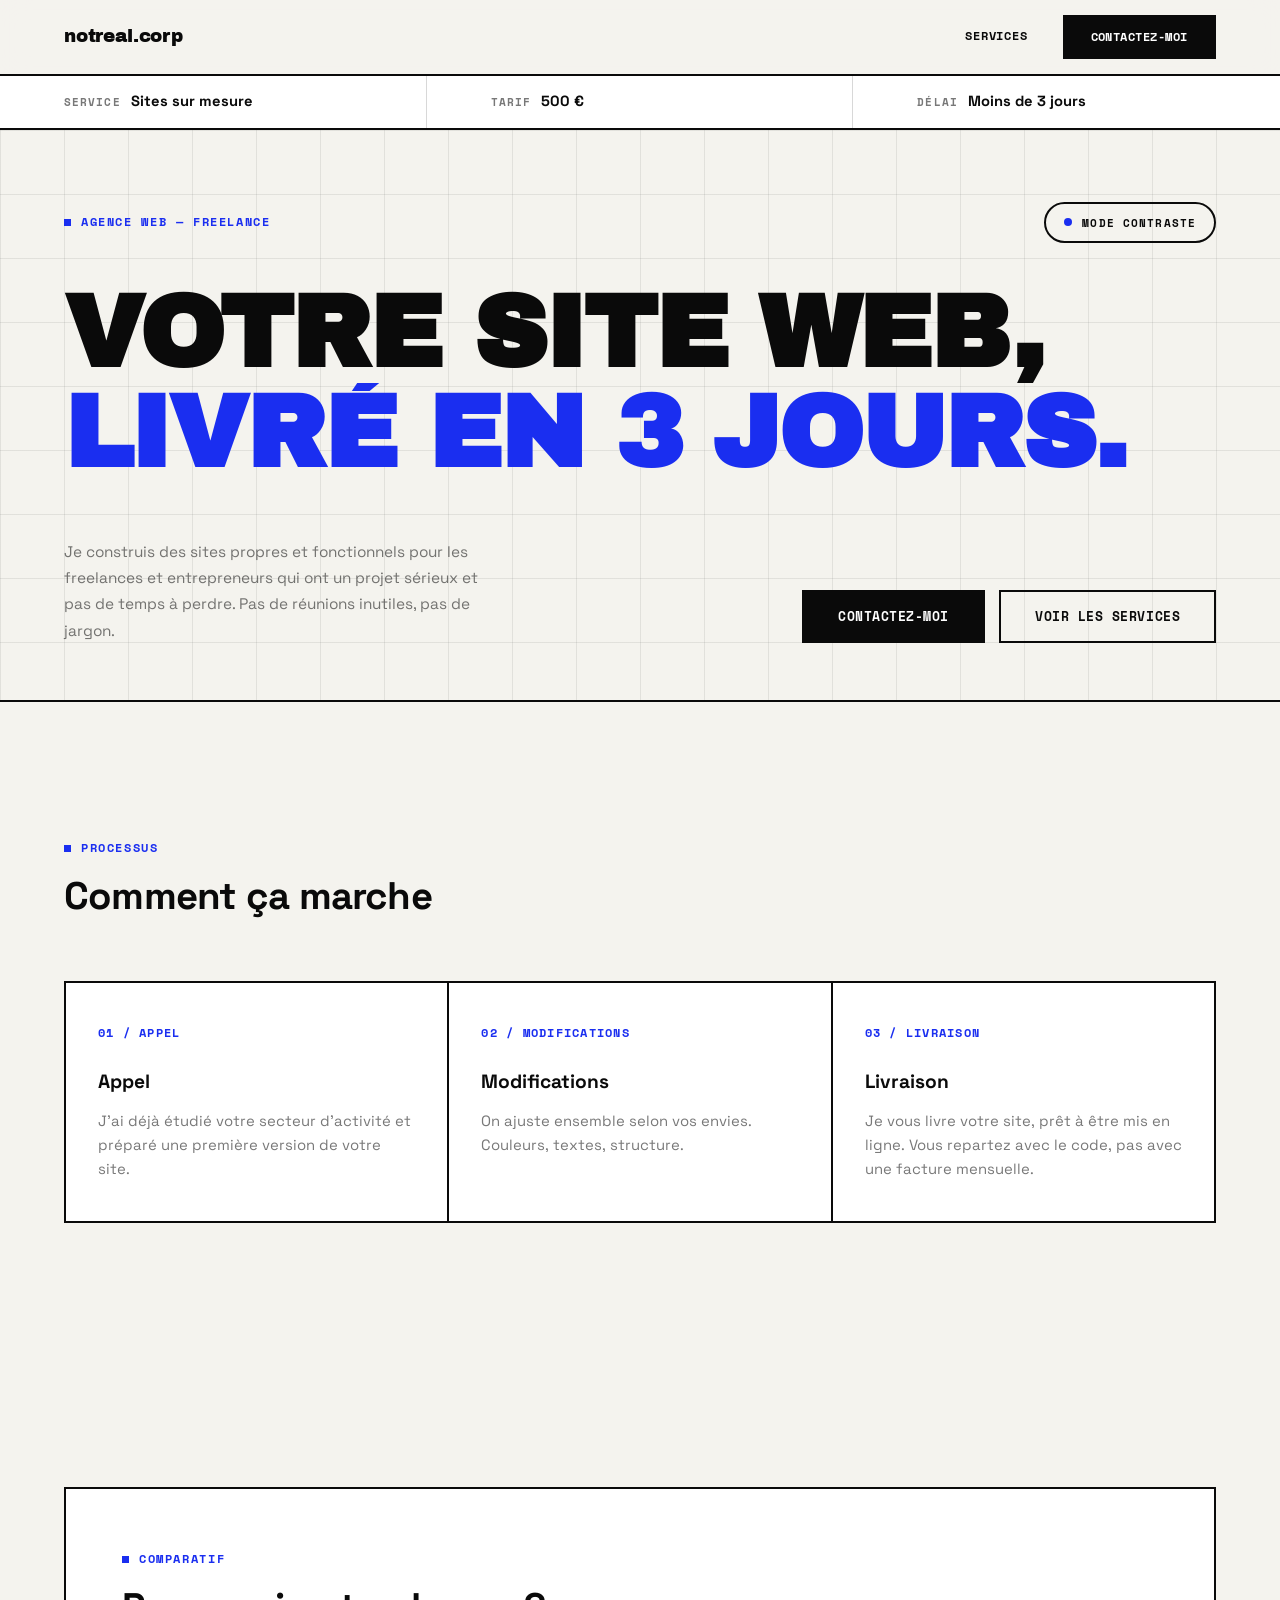
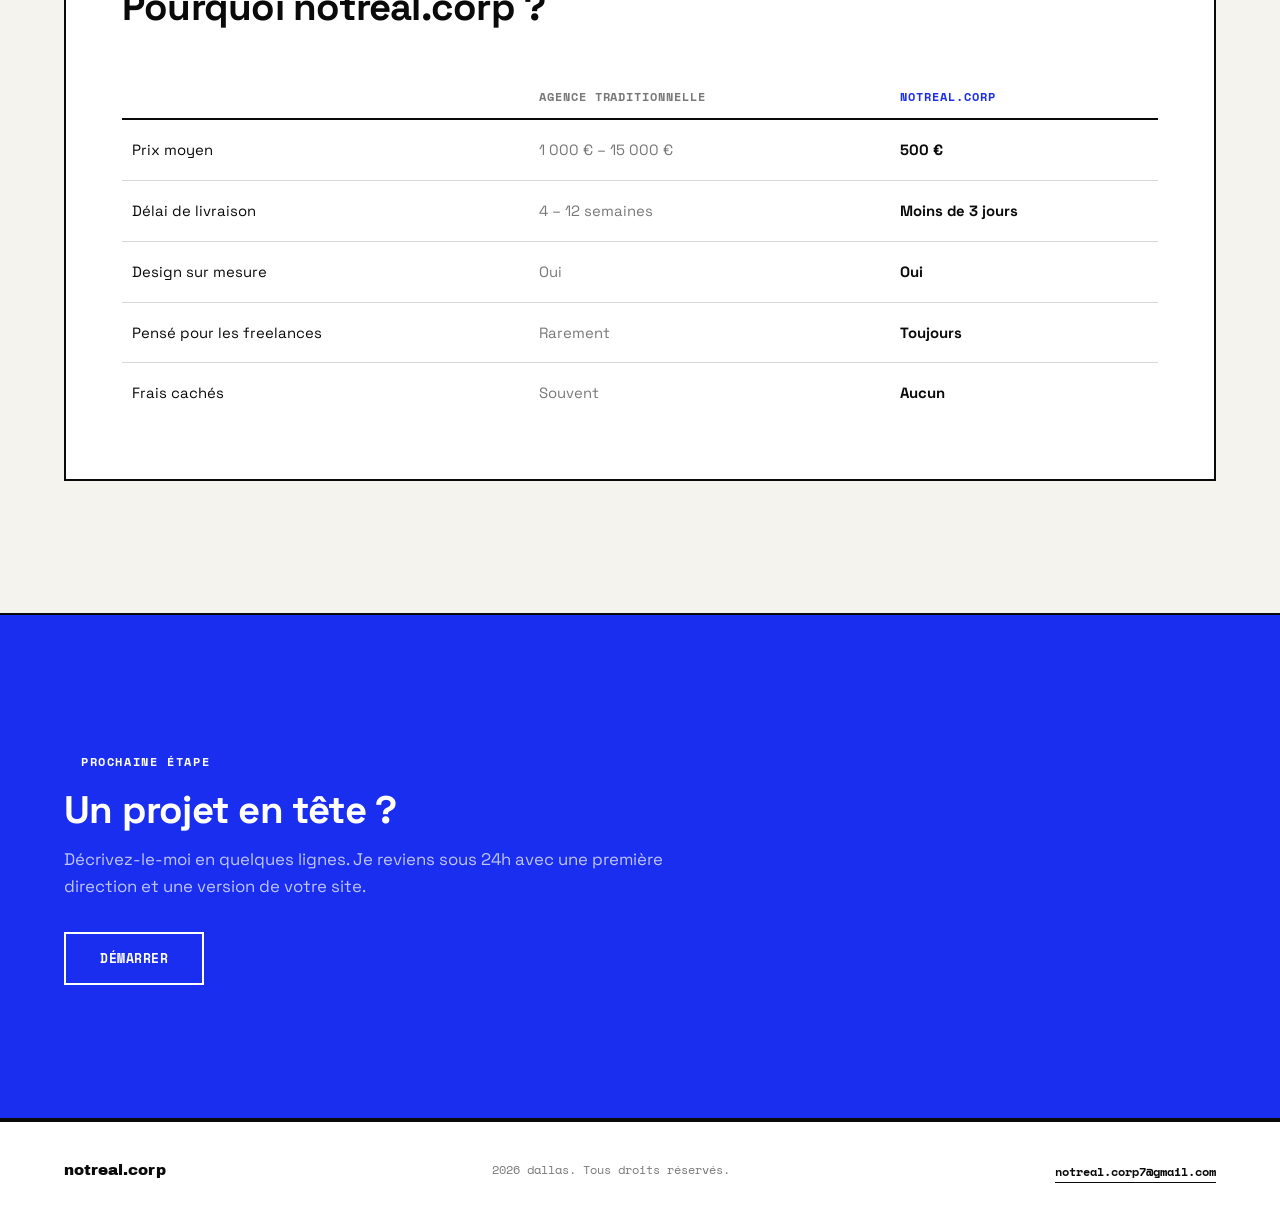
<file: index.html>
<!DOCTYPE html>
<html lang="fr">
<head>
  <meta charset="UTF-8" />
  <meta name="viewport" content="width=device-width, initial-scale=1.0" />
  <meta name="description" content="notreal.corp — Sites web sur mesure pour freelances et entrepreneurs. 500 €, livré en moins de 3 jours." />
  <title>notreal.corp — Site en 3 jours</title>

  <!-- No favicon -->
  <link rel="icon" href="data:," />

  <!-- Open Graph / Facebook / WhatsApp -->
  <meta property="og:type" content="website" />
  <meta property="og:title" content="notreal.corp — Votre site web, livré en 3 jours" />
  <meta property="og:description" content="Sites web sur mesure pour freelances et entrepreneurs. 500 €, livré en moins de 3 jours." />
  <meta property="og:image" content="https://notrealcorp.github.io/og-image.png" />
  <meta property="og:image:width" content="1200" />
  <meta property="og:image:height" content="630" />
  <meta property="og:url" content="https://notrealcorp.github.io/" />

  <!-- Twitter -->
  <meta name="twitter:card" content="summary_large_image" />
  <meta name="twitter:title" content="notreal.corp — Votre site web, livré en 3 jours" />
  <meta name="twitter:description" content="Sites web sur mesure pour freelances et entrepreneurs. 500 €, livré en moins de 3 jours." />
  <meta name="twitter:image" content="https://notrealcorp.github.io/twitter-image.png" />

  <link rel="stylesheet" href="styles.css" />
</head>
<body>

  <!-- LOADER -->
  <div class="loader">
    <div class="loader-mark">notreal.corp</div>
    <div class="loader-track"><div class="loader-fill"></div></div>
    <div class="loader-count">0%</div>
  </div>

  <!-- NAV -->
  <nav class="nav" aria-label="Navigation principale">
    <div class="nav-inner">
      <a href="./" class="nav-logo">notreal.corp</a>

      <div class="nav-links">
        <a href="services.html">Services</a>
        <a href="contact.html" class="btn btn-primary"><span>Contactez-moi</span></a>
      </div>

      <button class="nav-hamburger" aria-label="Menu" aria-expanded="false">
        <span></span>
        <span></span>
        <span></span>
      </button>
    </div>
  </nav>

  <div class="nav-mobile" aria-label="Menu mobile">
    <a href="./">Accueil</a>
    <a href="services.html">Services</a>
    <a href="contact.html">Contact</a>
  </div>

  <!-- SPEC STRIP -->
  <div class="spec-strip">
    <div class="spec-grid">
      <div class="spec-cell">
        <span class="spec-label">Service</span>
        <span class="spec-value">Sites sur mesure</span>
      </div>
      <div class="spec-cell">
        <span class="spec-label">Tarif</span>
        <span class="spec-value">500 €</span>
      </div>
      <div class="spec-cell">
        <span class="spec-label">Délai</span>
        <span class="spec-value">Moins de 3 jours</span>
      </div>
    </div>
  </div>

  <main class="page-fade">

    <!-- HERO -->
    <section class="hero">
      <div class="hero-grid-lines" aria-hidden="true"></div>
      <div class="container">

        <div class="hero-top">
          <span class="eyebrow">Agence web — freelance</span>
          <button class="polarity-btn" type="button">
            <span>Mode contraste</span>
          </button>
        </div>

        <div class="hero-headline">
          <h1 class="h-display">
            <span class="line"><span>Votre site web,</span></span>
            <span class="line"><span class="accent">livré en 3 jours.</span></span>
          </h1>
        </div>

        <div class="hero-bottom">
          <p class="hero-sub">
            Je construis des sites propres et fonctionnels pour les freelances et entrepreneurs
            qui ont un projet sérieux et pas de temps à perdre. Pas de réunions inutiles, pas de jargon.
          </p>

          <div class="hero-actions">
            <span class="magnetic"><a href="contact.html" class="btn btn-primary btn-lg"><span>Contactez-moi</span></a></span>
            <span class="magnetic"><a href="services.html" class="btn btn-outline btn-lg"><span>Voir les services</span></a></span>
          </div>
        </div>

      </div>
    </section>

    <!-- STEPS -->
    <section>
      <div class="container">
        <div class="steps-header reveal">
          <span class="eyebrow">Processus</span>
          <h2 style="margin-top:16px;">Comment ça marche</h2>
        </div>

        <div class="steps-grid">
          <div class="step reveal">
            <div class="step-number">01 / APPEL</div>
            <div class="step-title">Appel</div>
            <p class="step-desc">
              J'ai déjà étudié votre secteur d'activité et préparé une première
              version de votre site.
            </p>
          </div>

          <div class="step reveal reveal-d1">
            <div class="step-number">02 / MODIFICATIONS</div>
            <div class="step-title">Modifications</div>
            <p class="step-desc">
              On ajuste ensemble selon vos envies. Couleurs, textes, structure.
            </p>
          </div>

          <div class="step reveal reveal-d2">
            <div class="step-number">03 / LIVRAISON</div>
            <div class="step-title">Livraison</div>
            <p class="step-desc">
              Je vous livre votre site, prêt à être mis en ligne.
              Vous repartez avec le code, pas avec une facture mensuelle.
            </p>
          </div>
        </div>
      </div>
    </section>

    <!-- COMPARE -->
    <section>
      <div class="container">
        <div class="compare-wrap reveal">
          <div class="compare-header">
            <span class="eyebrow">Comparatif</span>
            <h2 style="margin-top:16px;">Pourquoi notreal.corp ?</h2>
          </div>

          <table class="compare-table" aria-label="Comparaison notreal.corp vs agence traditionnelle">
            <thead>
              <tr>
                <th scope="col"></th>
                <th scope="col">Agence traditionnelle</th>
                <th scope="col">notreal.corp</th>
              </tr>
            </thead>
            <tbody>
              <tr>
                <td>Prix moyen</td>
                <td>1 000 € – 15 000 €</td>
                <td>500 €</td>
              </tr>
              <tr>
                <td>Délai de livraison</td>
                <td>4 – 12 semaines</td>
                <td>Moins de 3 jours</td>
              </tr>
              <tr>
                <td>Design sur mesure</td>
                <td>Oui</td>
                <td>Oui</td>
              </tr>
              <tr>
                <td>Pensé pour les freelances</td>
                <td>Rarement</td>
                <td>Toujours</td>
              </tr>
              <tr>
                <td>Frais cachés</td>
                <td>Souvent</td>
                <td>Aucun</td>
              </tr>
            </tbody>
          </table>
        </div>
      </div>
    </section>

    <!-- CTA FINAL -->
    <section class="cta-final">
      <div class="container">
        <div class="reveal" style="max-width:640px;">
          <span class="eyebrow" style="color:#fff;">Prochaine étape</span>
          <h2 style="margin-top:16px;">Un projet en tête ?</h2>
          <p style="margin-top:16px;font-size:1.05rem;">
            Décrivez-le-moi en quelques lignes. Je reviens sous 24h avec une première
            direction et une version de votre site.
          </p>
          <span class="magnetic" style="display:inline-block;margin-top:32px;">
            <a href="contact.html" class="btn btn-on-blue btn-lg"><span>Démarrer</span></a>
          </span>
        </div>
      </div>
    </section>

  </main>

  <!-- FOOTER -->
  <footer>
    <div class="container">
      <div class="footer-inner">
        <span class="footer-logo">notreal.corp</span>
        <p class="footer-copy">2026 dallas. Tous droits réservés.</p>
        <div class="footer-email">
          <a href="mailto:notreal.corp7@gmail.com">notreal.corp7@gmail.com</a>
        </div>
      </div>
    </div>
  </footer>

  <script src="main.js"></script>
</body>
</html>
</file>
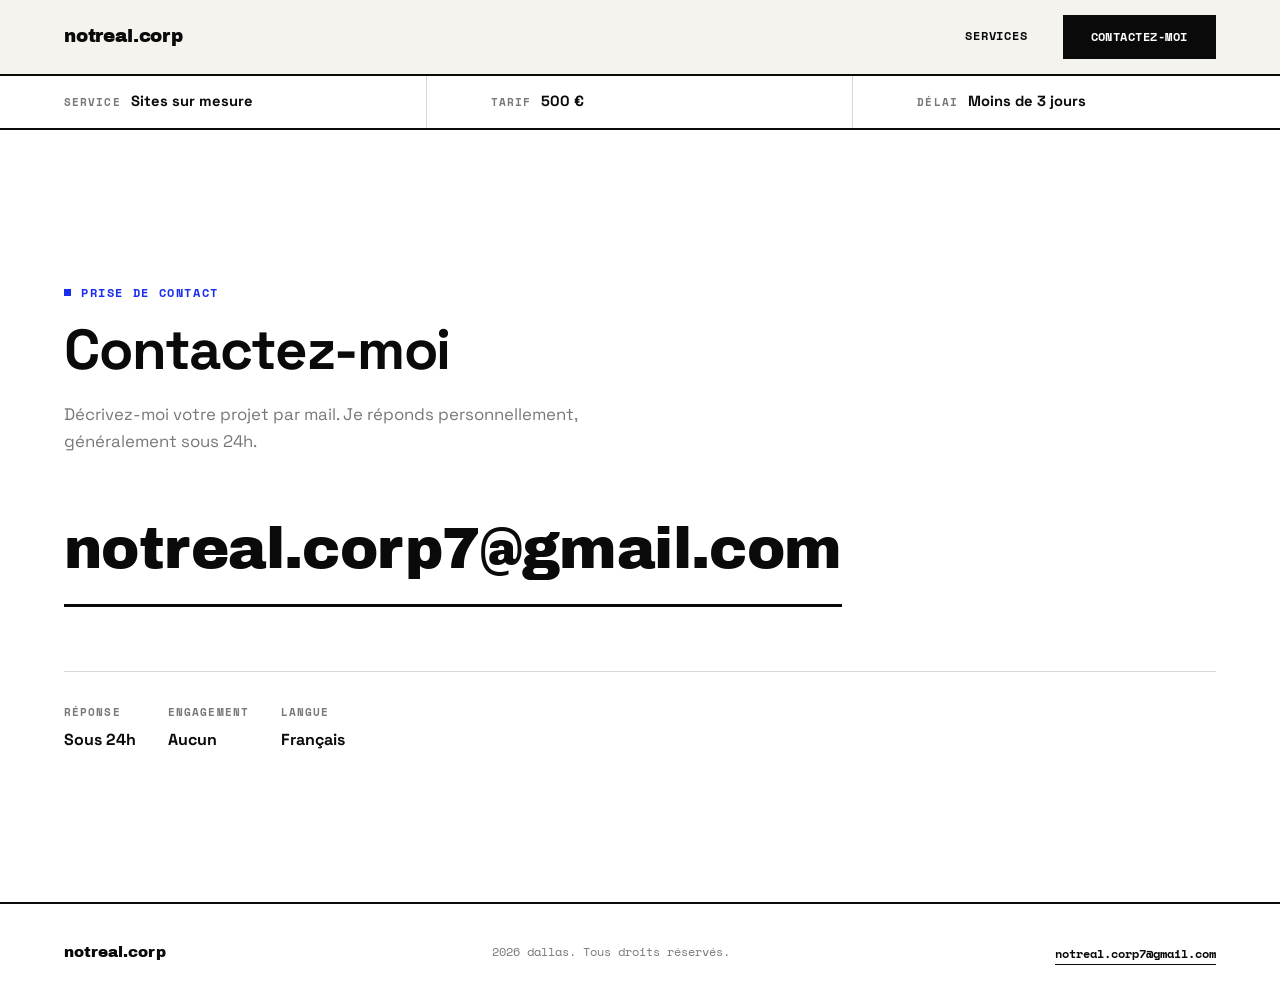
<file: contact.html>
<!DOCTYPE html>
<html lang="fr">
<head>
  <meta charset="UTF-8" />
  <meta name="viewport" content="width=device-width, initial-scale=1.0" />
  <meta name="description" content="notreal.corp — Contactez-moi pour discuter de votre projet. Je reviens sous 24h." />
  <title>Contact — notreal.corp</title>

  <!-- No favicon -->
  <link rel="icon" href="data:," />

  <!-- Open Graph / Facebook / WhatsApp -->
  <meta property="og:type" content="website" />
  <meta property="og:title" content="Contact — notreal.corp" />
  <meta property="og:description" content="Contactez-moi pour discuter de votre projet. Je reviens sous 24h." />
  <meta property="og:image" content="https://notrealcorp.github.io/og-image.png" />
  <meta property="og:image:width" content="1200" />
  <meta property="og:image:height" content="630" />
  <meta property="og:url" content="https://notrealcorp.github.io/contact.html" />

  <!-- Twitter -->
  <meta name="twitter:card" content="summary_large_image" />
  <meta name="twitter:title" content="Contact — notreal.corp" />
  <meta name="twitter:description" content="Contactez-moi pour discuter de votre projet. Je reviens sous 24h." />
  <meta name="twitter:image" content="https://notrealcorp.github.io/twitter-image.png" />

  <link rel="stylesheet" href="styles.css" />
</head>
<body class="revealed">

  <!-- NAV -->
  <nav class="nav" aria-label="Navigation principale">
    <div class="nav-inner">
      <a href="./" class="nav-logo">notreal.corp</a>

      <div class="nav-links">
        <a href="services.html">Services</a>
        <a href="contact.html" class="btn btn-primary"><span>Contactez-moi</span></a>
      </div>

      <button class="nav-hamburger" aria-label="Menu" aria-expanded="false">
        <span></span>
        <span></span>
        <span></span>
      </button>
    </div>
  </nav>

  <div class="nav-mobile" aria-label="Menu mobile">
    <a href="./">Accueil</a>
    <a href="services.html">Services</a>
    <a href="contact.html">Contact</a>
  </div>

  <!-- SPEC STRIP -->
  <div class="spec-strip">
    <div class="spec-grid">
      <div class="spec-cell">
        <span class="spec-label">Service</span>
        <span class="spec-value">Sites sur mesure</span>
      </div>
      <div class="spec-cell">
        <span class="spec-label">Tarif</span>
        <span class="spec-value">500 €</span>
      </div>
      <div class="spec-cell">
        <span class="spec-label">Délai</span>
        <span class="spec-value">Moins de 3 jours</span>
      </div>
    </div>
  </div>

  <main>
    <section class="contact-simple">
      <div class="container">
        <span class="eyebrow reveal">Prise de contact</span>
        <h1 class="reveal reveal-d1" style="margin-top:16px;">Contactez-moi</h1>
        <p class="reveal reveal-d2">
          Décrivez-moi votre projet par mail. Je réponds personnellement, généralement sous 24h.
        </p>

        <a href="mailto:notreal.corp7@gmail.com" class="contact-email-link reveal reveal-d3">
          notreal.corp7@gmail.com
        </a>

        <div class="contact-meta reveal reveal-d3">
          <div class="contact-meta-item">
            <span class="spec-label">Réponse</span>
            <span class="spec-value">Sous 24h</span>
          </div>
          <div class="contact-meta-item">
            <span class="spec-label">Engagement</span>
            <span class="spec-value">Aucun</span>
          </div>
          <div class="contact-meta-item">
            <span class="spec-label">Langue</span>
            <span class="spec-value">Français</span>
          </div>
        </div>
      </div>
    </section>
  </main>

  <!-- FOOTER -->
  <footer>
    <div class="container">
      <div class="footer-inner">
        <span class="footer-logo">notreal.corp</span>
        <p class="footer-copy">2026 dallas. Tous droits réservés.</p>
        <div class="footer-email">
          <a href="mailto:notreal.corp7@gmail.com">notreal.corp7@gmail.com</a>
        </div>
      </div>
    </div>
  </footer>

  <script src="main.js"></script>
</body>
</html>
</file>
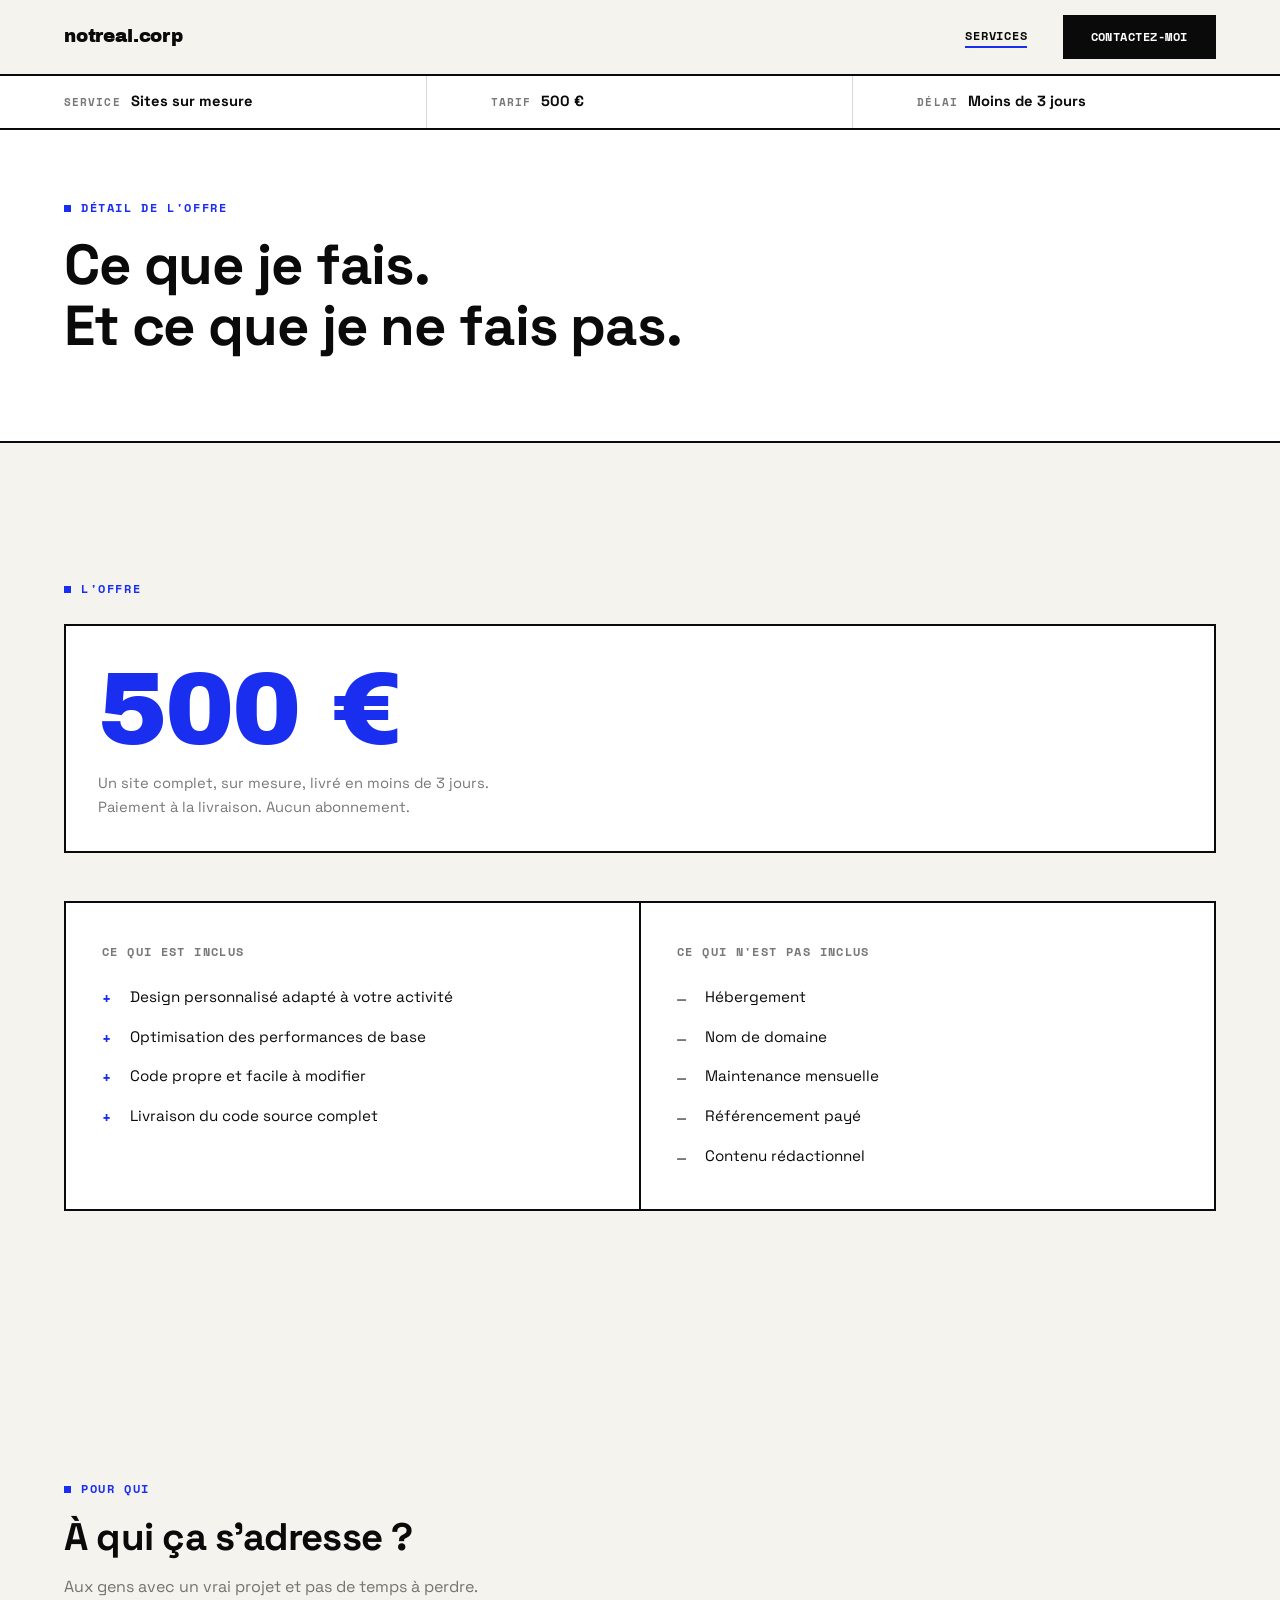
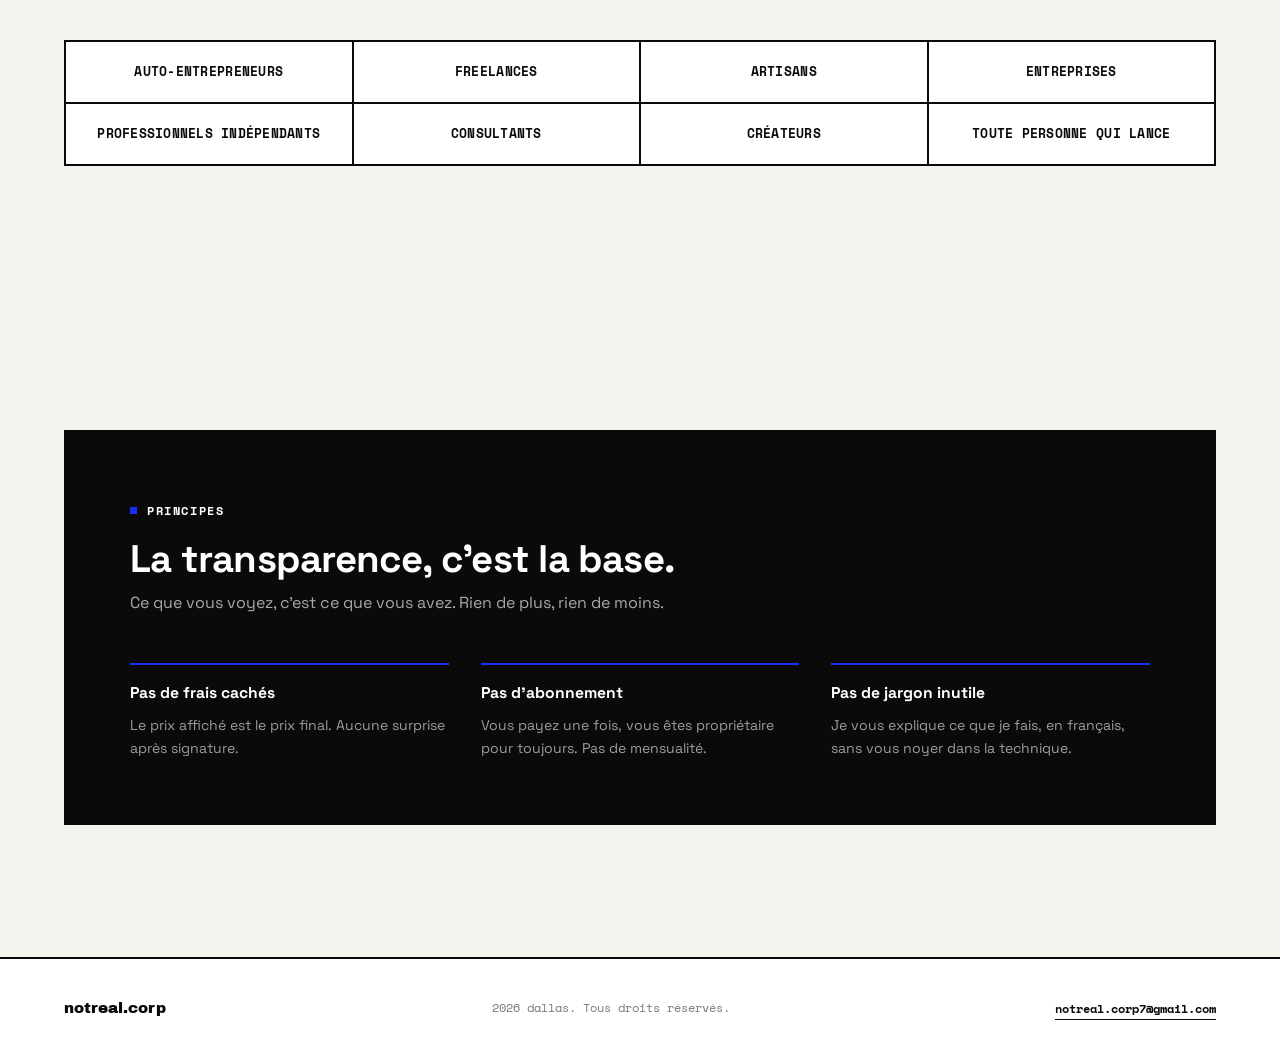
<file: services.html>
<!DOCTYPE html>
<html lang="fr">
<head>
  <meta charset="UTF-8" />
  <meta name="viewport" content="width=device-width, initial-scale=1.0" />
  <meta name="description" content="notreal.corp — Ce que j'offre : un site sur mesure, livré en moins de 3 jours, pour 500 €. Transparent sur ce qui est inclus et ce qui ne l'est pas." />
  <title>Services — notreal.corp</title>

  <!-- No favicon -->
  <link rel="icon" href="data:," />

  <!-- Open Graph / Facebook / WhatsApp -->
  <meta property="og:type" content="website" />
  <meta property="og:title" content="Services — notreal.corp" />
  <meta property="og:description" content="Ce que j'offre : un site sur mesure, livré en moins de 3 jours, pour 500 €." />
  <meta property="og:image" content="https://notrealcorp.github.io/og-image.png" />
  <meta property="og:image:width" content="1200" />
  <meta property="og:image:height" content="630" />
  <meta property="og:url" content="https://notrealcorp.github.io/services.html" />

  <!-- Twitter -->
  <meta name="twitter:card" content="summary_large_image" />
  <meta name="twitter:title" content="Services — notreal.corp" />
  <meta name="twitter:description" content="Ce que j'offre : un site sur mesure, livré en moins de 3 jours, pour 500 €." />
  <meta name="twitter:image" content="https://notrealcorp.github.io/twitter-image.png" />

  <link rel="stylesheet" href="styles.css" />
</head>
<body class="revealed">

  <!-- NAV -->
  <nav class="nav" aria-label="Navigation principale">
    <div class="nav-inner">
      <a href="./" class="nav-logo">notreal.corp</a>

      <div class="nav-links">
        <a href="services.html">Services</a>
        <a href="contact.html" class="btn btn-primary"><span>Contactez-moi</span></a>
      </div>

      <button class="nav-hamburger" aria-label="Menu" aria-expanded="false">
        <span></span>
        <span></span>
        <span></span>
      </button>
    </div>
  </nav>

  <div class="nav-mobile" aria-label="Menu mobile">
    <a href="./">Accueil</a>
    <a href="services.html">Services</a>
    <a href="contact.html">Contact</a>
  </div>

  <!-- SPEC STRIP -->
  <div class="spec-strip">
    <div class="spec-grid">
      <div class="spec-cell">
        <span class="spec-label">Service</span>
        <span class="spec-value">Sites sur mesure</span>
      </div>
      <div class="spec-cell">
        <span class="spec-label">Tarif</span>
        <span class="spec-value">500 €</span>
      </div>
      <div class="spec-cell">
        <span class="spec-label">Délai</span>
        <span class="spec-value">Moins de 3 jours</span>
      </div>
    </div>
  </div>

  <main>

    <!-- PAGE HERO -->
    <header class="page-hero">
      <div class="container">
        <span class="eyebrow reveal">Détail de l'offre</span>
        <h1 class="reveal" style="margin-top:16px;">Ce que je fais.<br>Et ce que je ne fais pas.</h1>
      </div>
    </header>

    <!-- PRICE -->
    <section>
      <div class="container">
        <div class="reveal" style="margin-bottom:48px;">
          <span class="eyebrow">L'offre</span>
          <div class="price-block" style="margin-top:24px;">
            <div class="price-amount">500 €</div>
            <p class="price-label">Un site complet, sur mesure, livré en moins de 3 jours.<br>Paiement à la livraison. Aucun abonnement.</p>
          </div>
        </div>

        <div class="offer-grid">
          <div class="offer-card included reveal">
            <div class="offer-card-label">Ce qui est inclus</div>
            <ul>
              <li data-marker="+">Design personnalisé adapté à votre activité</li>
              <li data-marker="+">Optimisation des performances de base</li>
              <li data-marker="+">Code propre et facile à modifier</li>
              <li data-marker="+">Livraison du code source complet</li>
            </ul>
          </div>

          <div class="offer-card excluded reveal reveal-d1">
            <div class="offer-card-label">Ce qui n'est pas inclus</div>
            <ul>
              <li data-marker="—">Hébergement</li>
              <li data-marker="—">Nom de domaine</li>
              <li data-marker="—">Maintenance mensuelle</li>
              <li data-marker="—">Référencement payé</li>
              <li data-marker="—">Contenu rédactionnel</li>
            </ul>
          </div>
        </div>
      </div>
    </section>

    <!-- CLIENTS -->
    <section>
      <div class="container">
        <div class="reveal" style="margin-bottom:40px;">
          <span class="eyebrow">Pour qui</span>
          <h2 style="margin-top:16px;">À qui ça s'adresse ?</h2>
          <p style="margin-top:16px;">Aux gens avec un vrai projet et pas de temps à perdre.</p>
        </div>

        <div class="clients-grid">
          <div class="client-tag reveal">Auto-entrepreneurs</div>
          <div class="client-tag reveal reveal-d1">Freelances</div>
          <div class="client-tag reveal reveal-d2">Artisans</div>
          <div class="client-tag reveal reveal-d3">Entreprises</div>
          <div class="client-tag reveal">Professionnels indépendants</div>
          <div class="client-tag reveal reveal-d1">Consultants</div>
          <div class="client-tag reveal reveal-d2">Créateurs</div>
          <div class="client-tag reveal reveal-d3">Toute personne qui lance</div>
        </div>
      </div>
    </section>

    <!-- HONESTY -->
    <section>
      <div class="container">
        <div class="honesty-banner reveal">
          <span class="eyebrow" style="color:#fff;">Principes</span>
          <h2 style="margin-top:16px;">La transparence, c'est la base.</h2>
          <p>Ce que vous voyez, c'est ce que vous avez. Rien de plus, rien de moins.</p>

          <div class="honesty-items">
            <div class="honesty-item">
              <strong>Pas de frais cachés</strong>
              <p>Le prix affiché est le prix final. Aucune surprise après signature.</p>
            </div>
            <div class="honesty-item">
              <strong>Pas d'abonnement</strong>
              <p>Vous payez une fois, vous êtes propriétaire pour toujours. Pas de mensualité.</p>
            </div>
            <div class="honesty-item">
              <strong>Pas de jargon inutile</strong>
              <p>Je vous explique ce que je fais, en français, sans vous noyer dans la technique.</p>
            </div>
          </div>
        </div>
      </div>
    </section>


  </main>

  <!-- FOOTER -->
  <footer>
    <div class="container">
      <div class="footer-inner">
        <span class="footer-logo">notreal.corp</span>
        <p class="footer-copy">2026 dallas. Tous droits réservés.</p>
        <div class="footer-email">
          <a href="mailto:notreal.corp7@gmail.com">notreal.corp7@gmail.com</a>
        </div>
      </div>
    </div>
  </footer>

  <script src="main.js"></script>
</body>
</html>
</file>
<file: styles.css>
@import url('https://fonts.googleapis.com/css2?family=Archivo+Black&family=Space+Grotesk:wght@400;500;600;700&family=Space+Mono:wght@400;700&display=swap');

/* =====================
   VARIABLES
   ===================== */
:root {
  --blue:         #1a2ef0;
  --blue-deep:    #101fb8;
  --blue-soft:    rgba(26,46,240,.08);
  --ink:          #0a0a0a;
  --paper:        #f4f3ee;
  --white:        #ffffff;
  --muted:        rgba(10,10,10,.55);
  --muted-on-blue: rgba(255,255,255,.62);
  --line:         rgba(10,10,10,.16);
  --line-strong:  var(--ink);

  --font-display: 'Archivo Black', sans-serif;
  --font-head:    'Space Grotesk', sans-serif;
  --font-body:    'Space Grotesk', sans-serif;
  --font-mono:    'Space Mono', monospace;

  --nav-height:   76px;
  --strip-height: 52px;
  --pad:          20px;
  --container:    1280px;

  --ease-out: cubic-bezier(0.16, 1, 0.3, 1);
  --ease-snap: cubic-bezier(0.65, 0, 0.35, 1);
}

/* =====================
   RESET
   ===================== */
*, *::before, *::after { box-sizing: border-box; margin: 0; padding: 0; }
html  { font-size: 16px; scroll-behavior: smooth; }
body  {
  font-family: var(--font-body);
  background:  var(--paper);
  color:       var(--ink);
  line-height: 1.6;
  -webkit-font-smoothing: antialiased;
  overflow-x: hidden;
}
body:not(.revealed) { overflow: hidden; height: 100vh; }
img, svg { display: block; max-width: 100%; }
a   { color: inherit; text-decoration: none; }
ul  { list-style: none; }
::selection { background: var(--blue); color: var(--white); }

/* =====================
   TYPOGRAPHY
   ===================== */
h1, h2, h3, h4 {
  font-family:    var(--font-head);
  line-height:    1.08;
  letter-spacing: -0.02em;
  font-weight:    700;
}
h1 { font-size: clamp(2.2rem, 4.4vw, 4.6rem); }
h2 { font-size: clamp(1.7rem, 3vw, 3rem); }
h3 { font-size: clamp(1.1rem, 1.6vw, 1.4rem); }

p  { color: var(--muted); max-width: 60ch; }

.eyebrow {
  display:        inline-flex;
  align-items:    center;
  gap:            10px;
  font-family:    var(--font-mono);
  font-size:      .72rem;
  font-weight:    700;
  letter-spacing: .14em;
  text-transform: uppercase;
  color:          var(--blue);
}
.eyebrow::before {
  content: '';
  width:   7px;
  height:  7px;
  background: var(--blue);
  flex-shrink: 0;
}

/* =====================
   LAYOUT
   ===================== */
.container {
  width:     100%;
  max-width: var(--container);
  margin:    0 auto;
  padding:   0 var(--pad);
}

section { padding: 88px 0; position: relative; }

@media (min-width: 768px) {
  section   { padding: 132px 0; }
  :root     { --pad: 48px; }
}
@media (min-width: 1200px) {
  :root { --pad: 64px; }
}

/* =====================
   LOADER
   ===================== */
.loader {
  position:        fixed;
  inset:           0;
  z-index:         500;
  background:      var(--ink);
  display:         flex;
  flex-direction:  column;
  align-items:     center;
  justify-content: center;
  gap:             28px;
  transition:      transform 700ms var(--ease-snap), opacity 500ms var(--ease-out);
}
.loader[data-done] {
  transform: translateY(-100%);
}
.loader-mark {
  font-family:    var(--font-mono);
  font-size:      .78rem;
  font-weight:    700;
  letter-spacing: .2em;
  text-transform: uppercase;
  color:          var(--white);
  display:        flex;
  gap:            24px;
  align-items:    center;
}
.loader-mark::before {
  content: '';
  width:  9px;
  height: 9px;
  background: var(--blue);
}
.loader-track {
  width:      min(340px, 70vw);
  height:     3px;
  background: rgba(255,255,255,.14);
  position:   relative;
  overflow:   hidden;
}
.loader-fill {
  position:  absolute;
  inset:     0 100% 0 0;
  background: var(--blue);
  transform-origin: left;
}
.loader-fill.sweep { animation: loaderSweep 1.05s var(--ease-snap) forwards; }
@keyframes loaderSweep {
  0%   { inset: 0 100% 0 0; }
  100% { inset: 0 0 0 0; }
}
.loader-count {
  font-family: var(--font-mono);
  font-size:   .72rem;
  color:       rgba(255,255,255,.5);
  letter-spacing: .08em;
}

body.revealed .loader { display: none; }

.page-fade {
  opacity:    0;
  transform:  translateY(14px);
  transition: opacity 700ms var(--ease-out) 120ms, transform 700ms var(--ease-out) 120ms;
}
body.revealed .page-fade { opacity: 1; transform: none; }

/* =====================
   NAV
   ===================== */
.nav {
  position:   fixed;
  inset:      0 0 auto;
  height:     var(--nav-height);
  background: rgba(244,243,238,.86);
  backdrop-filter: blur(14px);
  -webkit-backdrop-filter: blur(14px);
  border-bottom: 2px solid var(--ink);
  z-index:    100;
}

.nav-inner {
  max-width:  var(--container);
  margin:     0 auto;
  padding:    0 var(--pad);
  height:     100%;
  display:    flex;
  align-items: center;
  justify-content: space-between;
}

.nav-logo {
  font-family: var(--font-display);
  font-size:   1.15rem;
  letter-spacing: -0.01em;
}

.nav-links {
  display:     none;
  align-items: center;
  gap:         2.2rem;
}
.nav-links a:not(.btn) {
  font-family: var(--font-mono);
  font-size:   .78rem;
  font-weight: 700;
  letter-spacing: .06em;
  text-transform: uppercase;
  color:       var(--ink);
  position: relative;
  padding-bottom: 3px;
}
.nav-links a:not(.btn)::after {
  content: '';
  position: absolute;
  left: 0; right: 100%; bottom: 0;
  height: 2px;
  background: var(--blue);
  transition: right 220ms var(--ease-out);
}
.nav-links a:not(.btn):hover::after,
.nav-links a:not(.btn).active::after { right: 0; }

.nav-hamburger {
  display:         flex;
  flex-direction:  column;
  gap:             5px;
  cursor:          pointer;
  padding:         8px;
  background:      none;
  border:          none;
}
.nav-hamburger span {
  display:          block;
  width:            22px;
  height:           2px;
  background:       var(--ink);
  transform-origin: center;
  transition:       transform 200ms var(--ease-out), opacity 200ms var(--ease-out);
}
.nav-hamburger.open span:nth-child(1) { transform: translateY(7px) rotate(45deg); }
.nav-hamburger.open span:nth-child(2) { opacity: 0; }
.nav-hamburger.open span:nth-child(3) { transform: translateY(-7px) rotate(-45deg); }

.nav-mobile {
  display:         none;
  position:        fixed;
  top:             var(--nav-height);
  inset-inline:    0;
  background:      var(--paper);
  border-bottom:   2px solid var(--ink);
  padding:         28px var(--pad);
  flex-direction:  column;
  gap:             20px;
  z-index:         99;
}
.nav-mobile.open { display: flex; }
.nav-mobile a { font-family: var(--font-mono); font-size: 1rem; font-weight: 700; text-transform: uppercase; }

@media (min-width: 768px) {
  .nav-links    { display: flex; }
  .nav-hamburger { display: none; }
}

/* =====================
   SPEC STRIP (recurring brand motif)
   ===================== */
.spec-strip {
  margin-top: var(--nav-height);
  border-bottom: 2px solid var(--ink);
  background: var(--white);
}
.spec-grid {
  display: grid;
  grid-template-columns: 1fr;
}
@media (min-width: 700px) {
  .spec-grid { grid-template-columns: repeat(3, 1fr); }
}
.spec-cell {
  padding: 14px var(--pad);
  border-bottom: 1px solid var(--line);
  display: flex;
  align-items: baseline;
  gap: 10px;
  flex-wrap: wrap;
}
@media (min-width: 700px) {
  .spec-cell {
    border-bottom: none;
    border-right: 1px solid var(--line);
  }
  .spec-cell:last-child { border-right: none; }
}
.spec-label {
  font-family: var(--font-mono);
  font-size: .68rem;
  font-weight: 700;
  letter-spacing: .1em;
  text-transform: uppercase;
  color: var(--muted);
}
.spec-value {
  font-family: var(--font-head);
  font-weight: 700;
  font-size: .92rem;
}

/* =====================
   BUTTONS
   ===================== */
.btn {
  display:         inline-flex;
  align-items:     center;
  justify-content: center;
  gap:             8px;
  padding:         14px 26px;
  font-family:     var(--font-mono);
  font-size:       .78rem;
  font-weight:     700;
  letter-spacing:  .04em;
  text-transform:  uppercase;
  cursor:          pointer;
  border:          2px solid var(--ink);
  line-height:     1;
  position:        relative;
  overflow:        hidden;
  transition:      border-color 260ms var(--ease-out), transform 150ms var(--ease-out);
}
.btn:active { transform: scale(0.97); }
.btn span { position: relative; z-index: 2; }
.btn::before {
  /* single element carries BOTH the swipe background and its matching
     text color, via attr(data-label) — this is deliberate: two separately
     transitioning layers (bg sweep + text color) can fall out of sync and
     produce a moment where the text is invisible against its own background */
  content: attr(data-label);
  position: absolute;
  inset: 0;
  display: flex;
  align-items: center;
  justify-content: center;
  transform: translateY(101%);
  transition: transform 320ms var(--ease-snap);
  z-index: 3;
}
.btn:hover::before { transform: translateY(0); }

.btn-primary { background: var(--ink); color: var(--white); border-color: var(--ink); }
.btn-primary::before { background: var(--blue); color: var(--white); }
.btn-primary:hover { border-color: var(--blue); }

.btn-outline { background: transparent; color: var(--ink); border-color: var(--ink); }
.btn-outline::before { background: var(--ink); color: var(--white); }

.btn-on-blue { border-color: var(--white); color: var(--white); }
.btn-on-blue::before { background: var(--white); color: var(--blue); }

.btn-lg { padding: 18px 34px; font-size: .84rem; }

/* magnetic wrapper */
.magnetic { display: inline-block; will-change: transform; }

/* =====================
   ANIMATIONS
   ===================== */
.reveal {
  opacity:    0;
  transform:  translateY(24px);
  transition: opacity 620ms var(--ease-out), transform 620ms var(--ease-out);
}
.reveal.visible { opacity: 1; transform: translateY(0); }

.reveal-d1 { transition-delay:  90ms; }
.reveal-d2 { transition-delay: 180ms; }
.reveal-d3 { transition-delay: 270ms; }

/* =====================
   FOOTER
   ===================== */
footer {
  border-top: 2px solid var(--ink);
  padding:    36px 0;
  background: var(--white);
}
.footer-inner {
  display:        flex;
  flex-direction: column;
  gap:            14px;
}
@media (min-width: 768px) {
  .footer-inner {
    flex-direction:  row;
    justify-content: space-between;
    align-items:     center;
  }
}
.footer-logo {
  font-family: var(--font-display);
  font-size:   .95rem;
}
.footer-copy {
  font-family: var(--font-mono);
  font-size: .74rem;
  color:     var(--muted);
  max-width: none;
}
.footer-email a {
  font-family: var(--font-mono);
  font-size:      .78rem;
  font-weight: 700;
  color:          var(--ink);
  border-bottom:  1px solid var(--ink);
  padding-bottom: 1px;
  transition:     color 150ms var(--ease-out), border-color 150ms var(--ease-out);
}
.footer-email a:hover { color: var(--blue); border-color: var(--blue); }

/* =====================
   HERO / POLARITY PANEL
   ===================== */
.hero {
  position:        relative;
  overflow:        hidden;
  padding:         72px 0 0;
  background:      var(--paper);
  color:           var(--ink);
  border-bottom:   2px solid var(--ink);
  transition:      background 520ms var(--ease-snap), color 520ms var(--ease-snap);
}
.hero.inverted { background: var(--blue); color: var(--white); }

.hero-grid-lines {
  position: absolute;
  inset: 0;
  pointer-events: none;
  background-image:
    linear-gradient(var(--line) 1px, transparent 1px),
    linear-gradient(90deg, var(--line) 1px, transparent 1px);
  background-size: 64px 64px;
  opacity: .5;
  animation: gridDrift 26s linear infinite;
  transition: opacity 520ms var(--ease-snap);
}
.hero.inverted .hero-grid-lines {
  background-image:
    linear-gradient(rgba(255,255,255,.14) 1px, transparent 1px),
    linear-gradient(90deg, rgba(255,255,255,.14) 1px, transparent 1px);
}
@keyframes gridDrift {
  from { background-position: 0 0; }
  to   { background-position: 128px 128px; }
}

.hero-top {
  position: relative;
  z-index: 2;
  display: flex;
  align-items: center;
  justify-content: space-between;
  gap: 20px;
  padding-bottom: 40px;
  flex-wrap: wrap;
}
.hero.inverted .eyebrow { color: var(--white); }
.hero.inverted .eyebrow::before { background: var(--white); }

.polarity-btn {
  font-family: var(--font-mono);
  font-size: .7rem;
  font-weight: 700;
  letter-spacing: .1em;
  text-transform: uppercase;
  display: flex;
  align-items: center;
  gap: 10px;
  padding: 10px 18px;
  border: 2px solid var(--ink);
  border-radius: 999px;
  background: transparent;
  color: var(--ink);
  cursor: pointer;
  transition: background 260ms var(--ease-out), color 260ms var(--ease-out), border-color 260ms var(--ease-out);
}
.polarity-btn::before {
  content: '';
  width: 8px; height: 8px;
  border-radius: 50%;
  background: var(--blue);
  transition: background 260ms var(--ease-out);
}
.hero.inverted .polarity-btn { border-color: var(--white); color: var(--white); }
.hero.inverted .polarity-btn::before { background: var(--white); }
.polarity-btn:hover { background: var(--ink); color: var(--white); }
.hero.inverted .polarity-btn:hover { background: var(--white); color: var(--blue); }
.hero.inverted .polarity-btn:hover::before { background: var(--blue); }

.hero-headline {
  position: relative;
  z-index: 2;
  padding-bottom: 56px;
}
.hero-headline .h-display {
  font-family: var(--font-display);
  font-size: clamp(2.6rem, 8vw, 6.4rem);
  line-height: .98;
  letter-spacing: -0.02em;
  text-transform: uppercase;
}
.hero-headline .h-display .line { display: block; overflow: hidden; }
.hero-headline .h-display .line span {
  display: block;
  transform: translateY(110%);
  animation: lineUp 900ms var(--ease-snap) forwards;
}
.hero-headline .h-display .line:nth-child(2) span { animation-delay: 90ms; }
@keyframes lineUp { to { transform: translateY(0); } }

.hero-headline .h-display .accent { color: var(--blue); }
.hero.inverted .hero-headline .h-display .accent { color: var(--ink); }

.hero-bottom {
  position:        relative;
  z-index:         2;
  display:         flex;
  flex-wrap:       wrap;
  align-items:     flex-end;
  justify-content: space-between;
  gap:             32px;
  padding-bottom:  56px;
}

.hero-sub {
  font-size:   clamp(.92rem, 1.2vw, 1.05rem);
  color:       var(--muted);
  max-width:   44ch;
  line-height: 1.7;
}
.hero.inverted .hero-sub { color: var(--muted-on-blue); }

.hero-actions {
  display:     flex;
  flex-wrap:   wrap;
  align-items: center;
  gap:         14px;
}
.hero.inverted .btn-primary { background: var(--white); color: var(--blue); border-color: var(--white); }
.hero.inverted .btn-primary::before { background: var(--ink); color: var(--white); }
.hero.inverted .btn-outline { color: var(--white); border-color: var(--white); }
.hero.inverted .btn-outline::before { background: var(--white); color: var(--blue); }

/* =====================
   STEPS
   ===================== */
.steps-header { margin-bottom: 64px; }
.steps-header p { margin-top: 16px; font-size: 1.05rem; }

.steps-grid {
  display: grid;
  gap:     2px;
  background: var(--ink);
  border: 2px solid var(--ink);
}
@media (min-width: 768px) {
  .steps-grid { grid-template-columns: repeat(3, 1fr); }
}

.step {
  background: var(--white);
  padding: 40px 32px;
  transition: background 280ms var(--ease-out), color 280ms var(--ease-out);
  position: relative;
}
.step:hover { background: var(--blue); color: var(--white); }
.step-number {
  font-family:    var(--font-mono);
  font-weight:    700;
  font-size:      .78rem;
  letter-spacing: .1em;
  color:          var(--blue);
  margin-bottom:  24px;
  transition: color 280ms var(--ease-out);
}
.step:hover .step-number { color: var(--white); }
.step-title {
  font-size:     1.2rem;
  font-weight:   700;
  margin-bottom: 12px;
  font-family:   var(--font-head);
}
.step-desc {
  font-size:   .93rem;
  line-height: 1.6;
  color: var(--muted);
  transition: color 280ms var(--ease-out);
}
.step:hover .step-desc { color: rgba(255,255,255,.8); }

/* =====================
   COMPARE
   ===================== */
.compare-wrap {
  background:    var(--white);
  border: 2px solid var(--ink);
  padding:       48px 32px;
}
@media (min-width: 768px) { .compare-wrap { padding: 56px; } }

.compare-header { margin-bottom: 48px; }
.compare-header p { margin-top: 16px; }

.compare-table {
  width:           100%;
  border-collapse: collapse;
}
.compare-table th {
  text-align:    left;
  font-family:   var(--font-mono);
  font-size:     .72rem;
  font-weight:   700;
  padding:       12px 10px;
  border-bottom: 2px solid var(--ink);
  text-transform: uppercase;
  letter-spacing: .08em;
  color:         var(--muted);
}
.compare-table th:last-child { color: var(--blue); }

.compare-table td {
  padding:       18px 10px;
  border-bottom: 1px solid var(--line);
  font-size:     .93rem;
  vertical-align: middle;
}
.compare-table tr:last-child td { border-bottom: none; }
.compare-table td:nth-child(2)  { color: var(--muted); }
.compare-table td:last-child    { font-weight: 700; }

.compare-table tbody tr {
  opacity:    0;
  transform:  translateY(6px);
  transition: opacity 320ms var(--ease-out), transform 320ms var(--ease-out), background 200ms var(--ease-out);
}
.compare-table tbody tr.visible { opacity: 1; transform: none; }
.compare-table tbody tr:hover { background: var(--blue-soft); }

/* =====================
   CTA FINAL
   ===================== */
.cta-final {
  background: var(--blue);
  border-top: 2px solid var(--ink);
  border-bottom: 2px solid var(--ink);
}
.cta-final h2, .cta-final p { color: var(--white); }
.cta-final p { color: rgba(255,255,255,.72); }

/* =====================
   PAGE HERO (services/contact)
   ===================== */
.page-hero {
  padding-top:    64px;
  padding-bottom: 64px;
  border-bottom:  2px solid var(--ink);
  background: var(--white);
}
.page-hero h1 { margin-bottom: 20px; }
.page-hero p  { font-size: 1.1rem; }

/* =====================
   SERVICES — OFFER CARDS
   ===================== */
.offer-grid {
  display: grid;
  gap:     2px;
  background: var(--ink);
  border: 2px solid var(--ink);
}
@media (min-width: 768px) { .offer-grid { grid-template-columns: repeat(2, 1fr); } }

.offer-card {
  background:    var(--white);
  padding:       40px 36px;
  transition: background 280ms var(--ease-out), color 280ms var(--ease-out);
}
.offer-card.included:hover { background: var(--blue); color: var(--white); }
.offer-card.excluded:hover { background: var(--ink); color: var(--white); }
.offer-card-label {
  font-family: var(--font-mono);
  font-size:      .72rem;
  font-weight:    700;
  letter-spacing: .12em;
  text-transform: uppercase;
  color:          var(--muted);
  margin-bottom:  24px;
  transition: color 280ms var(--ease-out);
}
.offer-card:hover .offer-card-label { color: rgba(255,255,255,.75); }
.offer-card ul { display: flex; flex-direction: column; gap: 16px; }
.offer-card li {
  display:     flex;
  align-items: flex-start;
  gap:         12px;
  font-size:   .95rem;
  line-height: 1.5;
  transition: color 280ms var(--ease-out);
}
.offer-card li::before {
  content:     attr(data-marker);
  font-family: var(--font-mono);
  font-weight: 700;
  flex-shrink: 0;
  margin-top:  1px;
  width:       16px;
}
.offer-card.included li::before { color: var(--blue); }
.offer-card.included:hover li::before { color: var(--white); }
.offer-card.excluded  li::before { color: var(--muted); }
.offer-card.excluded:hover li::before { color: rgba(255,255,255,.6); }

/* =====================
   SERVICES — PRICE BLOCK
   ===================== */
.price-block {
  display:        flex;
  flex-direction: column;
  gap:            10px;
  border: 2px solid var(--ink);
  padding: 32px;
  background: var(--white);
}
.price-amount {
  font-family:    var(--font-display);
  font-size:      clamp(3rem, 9vw, 6.5rem);
  letter-spacing: -0.02em;
  line-height:    1;
  color:          var(--blue);
}
.price-label {
  font-size: .92rem;
  color:     var(--muted);
  max-width: none;
}

/* =====================
   SERVICES — CLIENTS
   ===================== */
.clients-grid {
  display:   grid;
  gap:       2px;
  background: var(--ink);
  border: 2px solid var(--ink);
  grid-template-columns: repeat(2, 1fr);
}
@media (min-width: 768px) {
  .clients-grid { grid-template-columns: repeat(4, 1fr); }
}
.client-tag {
  background:    var(--white);
  padding:       20px 16px;
  font-family: var(--font-mono);
  font-size:     .8rem;
  font-weight:   700;
  text-transform: uppercase;
  letter-spacing: .02em;
  text-align:    center;
  transition: background 220ms var(--ease-out), color 220ms var(--ease-out);
}
.client-tag:hover { background: var(--blue); color: var(--white); }

/* =====================
   SERVICES — HONESTY BANNER
   ===================== */
.honesty-banner {
  background:    var(--ink);
  border: 2px solid var(--ink);
  padding:       48px 36px;
}
@media (min-width: 768px) { .honesty-banner { padding: 64px; } }

.honesty-banner h2 { color: #fff; margin-bottom: 10px; }
.honesty-banner > p { color: rgba(255,255,255,.65); max-width: none; margin-bottom: 48px; }

.honesty-items {
  display: grid;
  gap:     32px;
}
@media (min-width: 768px) { .honesty-items { grid-template-columns: repeat(3, 1fr); } }

.honesty-item { border-top: 2px solid var(--blue); padding-top: 16px; }
.honesty-item strong {
  display:       block;
  color:         #fff;
  font-weight:   700;
  margin-bottom: 8px;
  font-size:     .98rem;
  font-family: var(--font-head);
}
.honesty-item p {
  color:    rgba(255,255,255,.6);
  font-size: .88rem;
  max-width: none;
}

/* =====================
   CONTACT — SIMPLE
   ===================== */
.contact-simple {
  min-height:      calc(100svh - var(--nav-height) - var(--strip-height));
  display:         flex;
  flex-direction:  column;
  justify-content: center;
  background: var(--white);
}
.contact-simple h1   { margin-bottom: 20px; }
.contact-simple > .container > p {
  font-size: 1.05rem;
  max-width: 50ch;
}
.contact-email-link {
  position: relative;
  display:        inline-block;
  margin-top:     48px;
  font-family:    var(--font-display);
  font-size:      clamp(1.5rem, 6vw, 3.6rem);
  letter-spacing: -0.01em;
  color:          var(--ink);
  padding-bottom: 12px;
  text-transform: lowercase;
}
.contact-email-link::after {
  content: '';
  position: absolute;
  left: 0; bottom: 0;
  height: 3px;
  width: 100%;
  background: var(--line-strong);
  transform-origin: left;
  transition: background 240ms var(--ease-out);
}
.contact-email-link:hover { color: var(--blue); }
.contact-email-link:hover::after { background: var(--blue); }

.contact-meta {
  display: flex;
  flex-wrap: wrap;
  gap: 32px;
  margin-top: 64px;
  padding-top: 32px;
  border-top: 1px solid var(--line);
}
.contact-meta-item .spec-label { display: block; margin-bottom: 6px; }
.contact-meta-item .spec-value { font-size: 1rem; }
</file>
